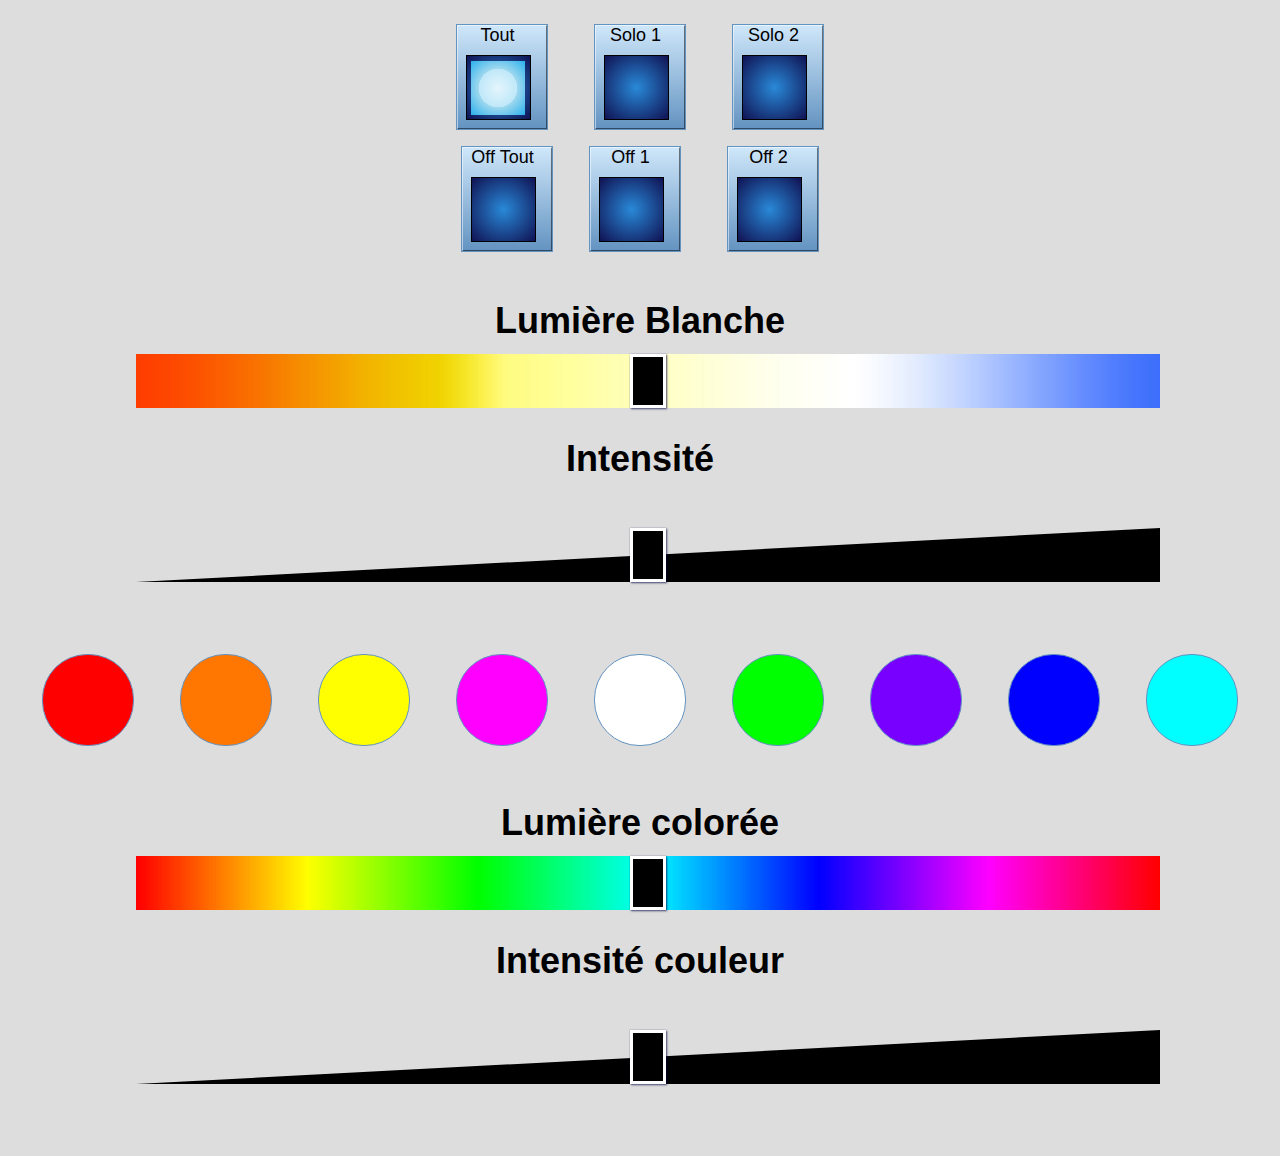
<file: Master/http/index.html>
<html><head>
<meta  name="viewport" http-equiv="content-type" content="text/html; initial-scale=1.0; maximum-scale=1.0; user-scalable=0; charset=windows-1252">

<script language="javascript"> 

function toHex(n) {
  var hex = n.toString(16);
  while (hex.length < 2) {hex = "0" + hex; }
  return hex;
}
var rgb=""
function White(){
	var Wrange,Hrange, h, p ;
	
	Hrange = document.getElementById("Temperature");
	Wrange = document.getElementById("Pwhite");
	
	h=Hrange.value/100;
	p=Wrange.value/100;
	
	var r, g, b,w;
	
	// mini chaud 255&G=95&B=0&W=255
	
	//neutre 255 172 64
	//255 255 255

	if(h<(1/2))
	{
		console.log("step1");
		r=1;
		g=(95/255)+((77/255)*2*h);
		b=h;	
	}
	else if(h<=(2/2))
	{
		console.log("step2");
		r=1;
		g=(172/255)+((83/255)*(2*(h-0.5)));
		b=h;	
	}
	
	r=Math.round(p*r*255);
	g=Math.round(p*g*255);
	b=Math.round(p*b*255);
	w=Math.round(p*255);
	
	//var rgbHex=toHex(127+r/2)+toHex(127+g/2)+toHex(127+b/2);
	var rgb="R="+r+"&G="+g+"&B="+b+"&W="+w;
	
	console.log(r+" "+g+" "+b+" ");
	//console.log(rgb);
	
	//document.getElementById("fond").style.backgroundColor = rgbHex;
	return  rgb;
}

function Color(){

	var Crange,Hrange, h, l, s ;
	
	Crange = document.getElementById("Pcolor");
	Hrange = document.getElementById("Hue");
	
	h=Hrange.value/100;
	l=Crange.value/200;
	
	s=1; // saturation maximale
	
    var r, g, b;
    var rHSV, gHSV, bHSV;

	var hue2rgb = function hue2rgb(p, q, t){
		if(t < 0) t += 1;
		if(t > 1) t -= 1;
		if(t < 1/6) return p + (q - p) * 6 * t;
		if(t < 1/2) return q;
		if(t < 2/3) return p + (q - p) * (2/3 - t) * 6;
		return p;
	}

	var q = l < 0.5 ? l * (1 + s) : l + s - l * s;
	var p = 2 * l - q;
	rHSV = hue2rgb(p, q, h + 1/3);
	gHSV = hue2rgb(p, q, h);
	bHSV = hue2rgb(p, q, h - 1/3);
  
	
	rHSV=Math.round(rHSV*255);
	gHSV=Math.round(gHSV*255);
	bHSV=Math.round(bHSV*255);
	
	
	var rgbHex=toHex(rHSV)+toHex(gHSV)+toHex(bHSV);
	
	var rgbHSV="W=0&R="+rHSV+"&G="+gHSV+"&B="+bHSV;
	
	//console.log(r+" "+g+" "+b+" "+l+" "+w+" "+diviseur+ " "+rgbHex);
	//console.log(rgbHSV);
	
	//document.getElementById("fond").style.backgroundColor = rgbHex;
	return  rgbHSV;
}
function UnCheck()
{
	var Bpreset = document.getElementById("RRouge");
	if (Bpreset.checked)Bpreset.checked=false;
	else
	{
		Bpreset = document.getElementById("ROrange");
		if (Bpreset.checked) Bpreset.checked=false;
		else
		{
			Bpreset = document.getElementById("RJaune");
			if (Bpreset.checked) Bpreset.checked=false;
			else
			{
				Bpreset = document.getElementById("RVert");
				if (Bpreset.checked) Bpreset.checked=false;
				else
				{
					Bpreset = document.getElementById("RCyan");
					if (Bpreset.checked) Bpreset.checked=false;
					else
					{
						Bpreset = document.getElementById("RBleu");
						if (Bpreset.checked) Bpreset.checked=false;
						else
						{
							Bpreset = document.getElementById("RViolet");
							if (Bpreset.checked) Bpreset.checked=false;
							else
							{
								Bpreset = document.getElementById("RRose");
								if (Bpreset.checked) Bpreset.checked=false;
								else
								{
									Bpreset = document.getElementById("RBlanc");
									if (Bpreset.checked) Bpreset.checked=false;
								}
							}
						}
					}
				}
			}
		}
	}
}

 function loadXML(type) 
	{ 
		var xmlhttp;
		if (window.XMLHttpRequest)   
		{   
			xmlhttp=new XMLHttpRequest();   
		} 
		else   
		{   
			xmlhttp=new ActiveXObject("Microsoft.XMLHTTP");   
		} 
		var Crange,Hrange,Wrange,Trange;
		Crange = document.getElementById("Pcolor");
		Hrange = document.getElementById("Hue");
		Wrange = document.getElementById("Pwhite");
		Trange = document.getElementById("Temperature");
		
		
		if (type == 1) // blanc
		{ 
			Crange.value=Wrange.value;
			
			W= Wrange.value*255/100;
			W=Math.round(W);
			
			rgb=White();
			UnCheck();
		}
		else if (type == 2) // couleur
		{
			Wrange.value=Crange.value;
			W=0
			
			rgb=Color();
			UnCheck();
		}
		else if (type == 3) // preset
		{
			Crange.value=100;
			Wrange.value=100;
			
			var Bpreset = document.getElementById("RRouge");
			if (Bpreset.checked)
			{
				rgb="R=255&G=0&B=0&W=0";
				Hrange.value=0;
			}
			else
			{
				Bpreset = document.getElementById("ROrange");
				if (Bpreset.checked)
				{
					rgb="R=255&G=64&B=0&W=0";
					Hrange.value=11;
				}
				else
				{
					Bpreset = document.getElementById("RJaune");
					if (Bpreset.checked)
					{
						rgb="R=255&G=128&B=0&W=0";
						Hrange.value=22;
					}
					else
					{
						Bpreset = document.getElementById("RVert");
						if (Bpreset.checked)
						{
							rgb="R=0&G=255&B=0&W=0";
							Hrange.value=33;
						}
						else
						{
							Bpreset = document.getElementById("RCyan");
							if (Bpreset.checked)
							{
								rgb="R=0&G=255&B=255&W=0";
								Hrange.value=55;
							}
							else
							{
								Bpreset = document.getElementById("RBleu");
								if (Bpreset.checked)
								{
									rgb="R=0&G=0&B=255&W=0";
									Hrange.value=67;
								}
								else
								{
									Bpreset = document.getElementById("RViolet");
									if (Bpreset.checked)
									{
										rgb="R=255&G=0&B=255&W=0";
										Hrange.value=78;
									}
									else
									{
										Bpreset = document.getElementById("RRose");
										if (Bpreset.checked)
										{
											rgb="R=255&G=0&B=128&W=0";
											Hrange.value=89;
										}
										else
										{
											Bpreset = document.getElementById("RBlanc");
											if (Bpreset.checked)
											{
												rgb="R=255&G=255&B=255&W=255";
												Trange.value=50;
											}
										}
									}
								}
							}
						}
					}
				}
			}
		}
		else
		{
			
		}
		
		
		
		var Rnode = document.getElementById("R1");
		var node ="";
		if (Rnode.checked)
			node="&Node=1";
		else
		{
			Rnode = document.getElementById("R2");
			if (Rnode.checked)
				node="&Node=2";
		}	
		
		var node1_on ="";
		var node2_on ="";
		var Ron = document.getElementById("CTOUT");
		if (Ron.checked)
		{
			node1_on="&Off1=1";
			node2_on="&Off2=1";
		}
		
		var Ron1 = document.getElementById("C1");
		if (Ron1.checked)
			node1_on="&Off1=1";
		
		var Ron2 = document.getElementById("C2");
		
		if (Ron2.checked)
			node2_on="&Off2=1";
	
		xmlhttp.open("GET","Rainbow.lua?"+rgb+node+node1_on+node2_on ,true); xmlhttp.send(); 
		
	} 
</script> 

<style>

input[type=range].slider {
  -webkit-appearance: none;
  width: 80vw;
  margin: -4vh 10vw;
}
input[type=range].slider:focus {
  outline: none;
  
}
input[type=range].slider::-webkit-slider-runnable-track {
  width: 100%;
  height: 6vh;
  cursor: pointer;
  //box-shadow: 1px 1px 1px #000000, 0px 0px 1px #0d0d0d;
 
  background: transparent;
  //background: #68afff;
  background-color: rgba(0, 0, 255, 0);
  
}
input[type=range].slider::-webkit-slider-thumb {
  box-shadow: 0.8px 0.8px 1.9px rgba(0, 0, 62, 0.67), 0px 0px 0.8px rgba(0, 0, 88, 0.67);
  border: 0.4vh solid rgba(255, 255, 255,255);
  height:  6vh;
  width:  4vh;
  //border-radius:  1vh;
  background: #000000;
  cursor: pointer;
  -webkit-appearance: none;
  margin-top: 0px;
}
input[type=range].slider:focus::-webkit-slider-runnable-track {
  //background: #82bdff;
  background: transparent;
}
input[type=range].slider::-moz-range-track {
  width: 100%;
  height: 6vh;
  cursor: pointer;
  box-shadow: 1px 1px 1px #000000, 0px 0px 1px #0d0d0d;
  background: #68afff;
  //border-radius: 1vh;
  border: 0px solid #000100;
}
input[type=range].slider::-moz-range-thumb {
  box-shadow: 0.8px 0.8px 1.9px rgba(0, 0, 62, 0.67), 0px 0px 0.8px rgba(0, 0, 88, 0.67);
  border: 1.9px solid rgba(0, 30, 0, 0.57);
  height:  6vh;
  width:  2vh;
  //border-radius:  1vh;
  background: #007bff;
  cursor: pointer;
}
input[type=range].slider::-ms-track {
  width: 100%;
  height: 6vh;
  cursor: pointer;
  background: transparent;
  border-color: transparent;
  color: transparent;
}
input[type=range].slider::-ms-fill-lower {
  background: #4ea1ff;
  border: 0px solid #000100;
  border-radius:  1vh;
  box-shadow: 1px 1px 1px #000000, 0px 0px 1px #0d0d0d;
}
input[type=range].slider::-ms-fill-upper {
  background: #68afff;
  border: 0px solid #000100;
  border-radius:  1vh;
  box-shadow: 1px 1px 1px #000000, 0px 0px 1px #0d0d0d;
}
input[type=range].slider::-ms-thumb {
  box-shadow: 0.8px 0.8px 1.9px rgba(0, 0, 62, 0.67), 0px 0px 0.8px rgba(0, 0, 88, 0.67);
  border: 1.9px solid rgba(0, 30, 0, 0.57);
  width: 2vh;
  border-radius: 1vh;
  background: #007bff;
  cursor: pointer;
  height: 6vh;
}
input[type=range].slider:focus::-ms-fill-lower {
  background: #68afff;
  background: transparent;
}
input[type=range].slider:focus::-ms-fill-upper {
  background: #82bdff;
  background: transparent;
}

body{
	 min-height:416px;
	 
	 //width: 99vw;
	font: 4vh Arial, Verdana, Geneva, sans-serif;
	background: #dddddd;
	text-align: center;
}
.Onglet {
	font-size: 5vh;
	align: left;
	width: 33.333vw;
	height: 10vh;
	background-color:#2c362f;
	-moz-border-radius:1vh;
	-webkit-border-radius:1vh;
	border-radius:1vh;
	border:1px solid #808080;
	cursor:pointer;
	color:#ffffff;
	padding:0px 0px;
	position:absolute;
	top:0px;
	margin: -1vh 0vw 1vh;
	text-decoration:none;
	text-shadow:0px 1px 0px #2f6627;
}
.Onglet:hover {
	background-color:#000000;
}

#O1{
	left:0vw;
}
#O2{
	left:33.333vw;
}
#O3{
	left:66.666vw;
}
.Onglet:active {
}

.button {
  background: #cfe7fa;
  background: -moz-linear-gradient(top,  #cfe7fa 0%, #6393c1 100%);
  background: -webkit-gradient(linear, left top, left bottom, color-stop(0%,#cfe7fa), color-stop(100%,#6393c1));
  background: -webkit-linear-gradient(top,  #cfe7fa 0%,#6393c1 100%);
  background: -o-linear-gradient(top,  #cfe7fa 0%,#6393c1 100%);
  background: -ms-linear-gradient(top,  #cfe7fa 0%,#6393c1 100%);
  background: linear-gradient(top,  #cfe7fa 0%,#6393c1 100%);
  border: 1px solid #6393c1;
 
  //-webkit-border-radius: 1vh;
  //border-radius: 3vh;
  -webkit-box-shadow: inset 1px 1px 0px rgba(255, 255, 255, .5), inset -1px -1px 0px rgba(0, 0, 0, .5);
  box-shadow: inset 1px 1px 0px rgba(255, 255, 255, .5), inset -1px -1px 0px rgba(0, 0, 0, .5);
  cursor: pointer;
  display: inline-block;
  font: 2vh Arial, Verdana, Geneva, sans-serif;
  line-height: -2vh;
  margin: 0vh 2vh 0vh 2vh;
  padding-right: 1vh;
  width: 9vh;
}

.button:hover .inner {
  opacity: .5;
}

.button input {
  display: none;
}

.button input:checked + .outer .inner {
  opacity: 1;
}

.button .outer {
  background: #2989d8;
  background: -moz-radial-gradient(center, ellipse cover,  #2989d8 0%, #101354 99%);
  background: -webkit-gradient(radial, center center, 0px, center center, 100%, color-stop(0%,#2989d8), color-stop(99%,#101354));
  background: -webkit-radial-gradient(center, ellipse cover,  #2989d8 0%,#101354 99%);
  background: -o-radial-gradient(center, ellipse cover,  #2989d8 0%,#101354 99%);
  background: -ms-radial-gradient(center, ellipse cover,  #2989d8 0%,#101354 99%);
  background: radial-gradient(center, ellipse cover,  #2989d8 0%,#101354 99%);
  border: 1px solid black;
  -moz-border-radius: 10vh;
  //-webkit-border-radius: 1vh;
  //border-radius: 10vh;
  display: block;
  float: left;
  margin: 1vh 1vh 1vh 1vh;
  height: 7vh;
  width: 7vh;
}

.button .inner {
  background: #e4f5fc;
  background: -moz-radial-gradient(center, ellipse cover,  #e4f5fc 0%, #bfe8f9 50%, #9fd8ef 51%, #2ab0ed 100%);
  background: -webkit-gradient(radial, center center, 0px, center center, 100%, color-stop(0%,#e4f5fc), color-stop(50%,#bfe8f9), color-stop(51%,#9fd8ef), color-stop(100%,#2ab0ed));
  background: -webkit-radial-gradient(center, ellipse cover,  #e4f5fc 0%,#bfe8f9 50%,#9fd8ef 51%,#2ab0ed 100%);
  background: -o-radial-gradient(center, ellipse cover,  #e4f5fc 0%,#bfe8f9 50%,#9fd8ef 51%,#2ab0ed 100%);
  background: -ms-radial-gradient(center, ellipse cover,  #e4f5fc 0%,#bfe8f9 50%,#9fd8ef 51%,#2ab0ed 100%);
  background: radial-gradient(center, ellipse cover,  #e4f5fc 0%,#bfe8f9 50%,#9fd8ef 51%,#2ab0ed 100%);
  //-moz-border-radius: 10vh;
  //-webkit-border-radius: 10vh;
  //border-radius: 10vh;
  display: block;
  
  margin: 0.5vh;
  opacity: 0;
  -moz-transition: opacity .5s;
  -webkit-transition: opacity .5s;
  -o-transition: opacity .5s;
  transition: opacity .5s;
  height: 6vh;
  width: 6vh;
}

.buttonC {
  background: #cfe7fa;

  border: 1px solid #6393c1;
 
  cursor: pointer;
  display: inline-block;
  
  margin: 0vh 2vh 0vh 2vh;
  width: 10vh;
  height: 10vh;
  border-radius: 5vh;
}

#Rouge { background: #ff0000;}
#Orange { background: #ff7700;}
#Jaune { background: #ffff00;}
#Vert { background: #00ff00;}
#Cyan { background: #00ffff;}
#Bleu { background: #0000ff;}
#Violet { background: #7700ff;}
#Rose { background: #ff00ff;}
#Blanc { background: #ffffff;}



.buttonC:hover .inner {
  opacity: .5;
}

.buttonC input {
  display: none;
}

.buttonC input:checked + .outer .inner {
  opacity: 1;
}

.buttonC .inner {
  background: #ffffff;
  display: block;
  
  margin: 1vh 1vh;
  opacity: 0;
  -moz-transition: opacity .5s;
  -webkit-transition: opacity .5s;
  -o-transition: opacity .5s;
  transition: opacity .5s;
  height: 4vh;
  width: 4vh;
  border-radius: 4vh;

  
    //border-top: 6vh solid transparent;
    border-right: 2vh solid black;
    border-top: 2vh solid black;
    border-bottom: 2vh solid black;
    border-left: 2vh solid black;

}

#curseur{
	//position:absolute;
	//top:8vh;
	
	position:relative;
	margin: 0vh 0vw 8vh 0vw;
}

#Hue {
	background: url('chroma.png');
	background-size: contain;  
}
#Temperature {
	background: url('temperature.png');
	background-size: contain;  
}
#Pwhite, #Pcolor {
	height: 0px;
	background-size: 6vh 80vw;
	margin: -3vh 10vw;
}

#right {
    width: 10vw;
    height: 0px;
    border-top: 6vh solid transparent;
    border-right: 80vw solid black;
}

</style>
	</head>
	<body id="fond" onload="setTimeout(function() { window.scrollTo(0, 1) }, 100);">
		
		
		<div>
		<!--
			<div>
				<input type="button" class="Onglet" id="O1" value="Color" 	onclick="self.location.href='index.html'" 		href="index.html"/>
				<input type="button" class="Onglet" id="O2"  value="Selector" onclick="self.location.href='Selector.lua'" 	href="Selector.html"/>
				<input type="button" class="Onglet" id="O3"  value="White" 	onclick="self.location.href='White.html'"  		href="White.html"/>
			</div>
			-->
            <div class="row">
                <label class="button" id="Ball">
                    <input type="radio" name="button" id="Rall"  onchange="loadXML()" checked="true" />
                    Tout
                    <span class="outer"><span class="inner"></span></span>
                </label>
                <label class="button" id="B1">
                    <input type="radio" name="button" id="R1" />
                    Solo 1
                    <span class="outer"><span class="inner"></span></span>
                </label>
                <label class="button" id="B2">
                    <input type="radio" name="button" id="R2" />
                    Solo 2
                    <span class="outer"><span class="inner"></span></span>
                </label>
                
            </div>		
			<div class="row">
				<label class="button" id="BCTOUT">
					<input type="checkbox" name="button" id="CTOUT"  onchange="loadXML()" />
					Off Tout
					<span class="outer"><span class="inner"></span></span>
				</label><label class="button" id="BC1">
					<input type="checkbox" name="button" id="C1"  onchange="loadXML()" />
					Off 1
					<span class="outer"><span class="inner"></span></span>
				</label>
				<label class="button" id="BC2">
					<input type="checkbox" name="button" id="C2"  onchange="loadXML()" />
					Off 2
					<span class="outer"><span class="inner"></span></span>
				</label>
			</div>
			 <div class="row" id="curseur">
				<h4>Lumi�re Blanche</h4>
				<input type="range" name="points"  onmousemove="White()" onchange="loadXML(1)" value="50" min="0" max="100" class="slider" id="Temperature" >
			
				<h4>Intensit�</h4>
				<div id="right">	</div>
				<input type="range" name="points" id="Pwhite" onmousemove="White()" onchange="loadXML(1)"  value="55" min="10" max="100" class="slider" >
				
				
				
			</div>
			
			<div class="row">
				<label class="buttonC" id="Rouge">
                    <input type="radio" name="couleur" id="RRouge"  onchange="loadXML(3)"/>
						<span class="inner" id="IRouge"></span>
                </label>
				<label class="buttonC" id="Orange">
                    <input type="radio" name="couleur" id="ROrange"  onchange="loadXML(3)"/>
						<span class="inner"></span>
                </label>
				<label class="buttonC" id="Jaune">
                    <input type="radio" name="couleur" id="RJaune"  onchange="loadXML(3)"/>
                   <span class="inner"></span>
                </label>
                <label class="buttonC" id="Rose">
                    <input type="radio" name="couleur" id="RRose"  onchange="loadXML(3)"/>
                   <span class="inner"></span>
                </label>
				<label class="buttonC" id="Blanc">
                    <input type="radio" name="couleur" id="RBlanc" onchange="loadXML(3)" />
                   <span class="inner"></span>
                </label>
				 <label class="buttonC" id="Vert">
                    <input type="radio" name="couleur" id="RVert"  onchange="loadXML(3)"/>
                    <span class="inner"></span>
                </label>
				<label class="buttonC" id="Violet">
                    <input type="radio" name="couleur" id="RViolet"  onchange="loadXML(3)"/>
                   <span class="inner"></span>
                </label>
                <label class="buttonC" id="Bleu">
                    <input type="radio" name="couleur" id="RBleu"  onchange="loadXML(3)"/>
                   <span class="inner"></span>
                </label>
                <label class="buttonC" id="Cyan">
                    <input type="radio" name="couleur" id="RCyan" onchange="loadXML(3)" />
                    <span class="inner"></span>
                </label>
               
				
            </div>
			
			<div class="row" id="curseur">
				<h4>Lumi�re color�e</h4>
				<input type="range" name="points"  onmousemove="Color()" onchange="loadXML(2)" value="50" min="0" max="100" class="slider" id="Hue" >
			
				<h4>Intensit� couleur</h4>
				<div id="right">	</div>
				<input type="range" name="points" id="Pcolor" onmousemove="Color()" onchange="loadXML(2)" value="55" min="10" max="100" class="slider" >
				
			</div>
			
			
          
			
		
		
		</div> 

			
	</body>

</html>
</file>
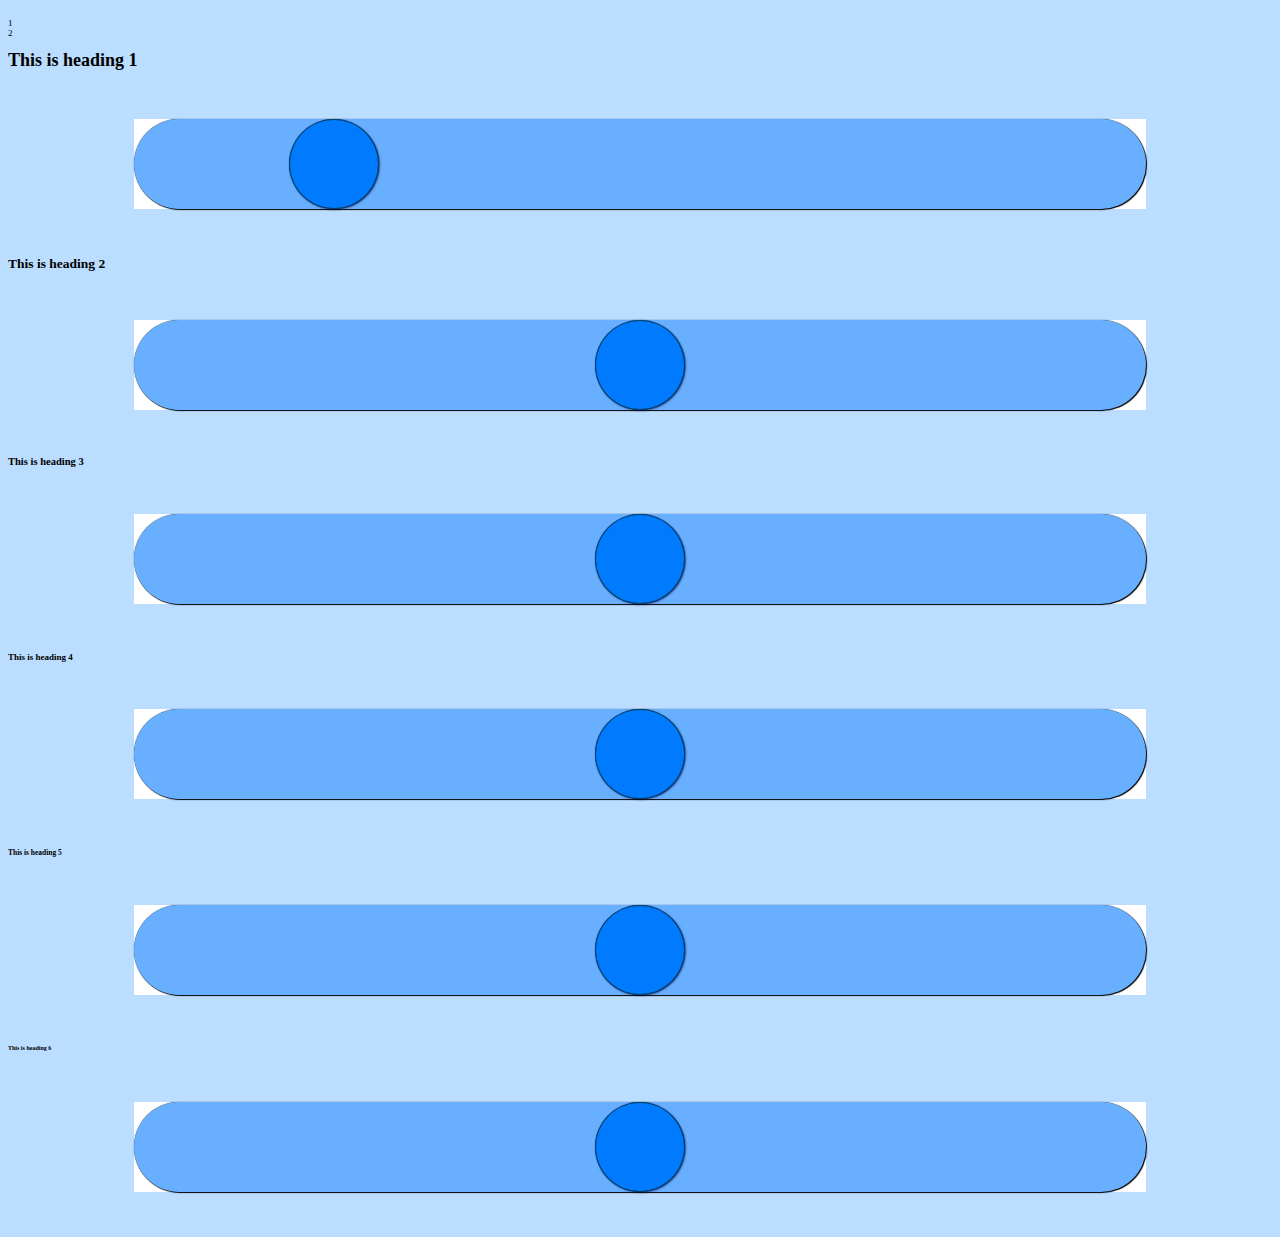
<file: Master/http/range2.htm>
<html><head>
<meta http-equiv="content-type" content="text/html; charset=windows-1252"><script language="javascript"> 


function loadXML(type,value) 
	{ 
		var xmlhttp; 
		if (window.XMLHttpRequest)   
		{   
			xmlhttp=new XMLHttpRequest();   
			//xmlhttp="192.168.1.1";
		} 
		else   
		{   
			xmlhttp=new ActiveXObject("Microsoft.XMLHTTP");   
		} 
		xmlhttp.open("GET",type+"="+ value+",",true); xmlhttp.send(); 
	} 
</script> 

<style>
input[type=range].slider {
  -webkit-appearance: none;
  width: 80%;
  margin: 4vh 10%;
}
input[type=range].slider:focus {
  outline: none;
}
input[type=range].slider::-webkit-slider-runnable-track {
  width: 100%;
  height: 10vh;
  cursor: pointer;
  box-shadow: 1px 1px 1px #000000, 0px 0px 1px #0d0d0d;
  background: #68afff;
  border-radius: 50px;
  border: 0px solid #000100;
}
input[type=range].slider::-webkit-slider-thumb {
  box-shadow: 0.8px 0.8px 1.9px rgba(0, 0, 62, 0.67), 0px 0px 0.8px rgba(0, 0, 88, 0.67);
  border: 1.9px solid rgba(0, 30, 0, 0.57);
  height:  10vh;
  width:  10vh;
  border-radius:  10vh;
  background: #007bff;
  cursor: pointer;
  -webkit-appearance: none;
  margin-top: 0px;
}
input[type=range].slider:focus::-webkit-slider-runnable-track {
  background: #82bdff;
}
input[type=range].slider::-moz-range-track {
  width: 100%;
  height: 10vh;
  cursor: pointer;
  box-shadow: 1px 1px 1px #000000, 0px 0px 1px #0d0d0d;
  background: #68afff;
  border-radius: 5vh;
  border: 0px solid #000100;
}
input[type=range].slider::-moz-range-thumb {
  box-shadow: 0.8px 0.8px 1.9px rgba(0, 0, 62, 0.67), 0px 0px 0.8px rgba(0, 0, 88, 0.67);
  border: 1.9px solid rgba(0, 30, 0, 0.57);
  height:  10vh;
  width:  10vh;
  border-radius:  10vh;
  background: #007bff;
  cursor: pointer;
}
input[type=range].slider::-ms-track {
  width: 100%;
  height: 10vh;
  cursor: pointer;
  background: transparent;
  border-color: transparent;
  color: transparent;
}
input[type=range].slider::-ms-fill-lower {
  background: #4ea1ff;
  border: 0px solid #000100;
  border-radius:  5vh;
  box-shadow: 1px 1px 1px #000000, 0px 0px 1px #0d0d0d;
}
input[type=range].slider::-ms-fill-upper {
  background: #68afff;
  border: 0px solid #000100;
  border-radius:  10vh;
  box-shadow: 1px 1px 1px #000000, 0px 0px 1px #0d0d0d;
}
input[type=range].slider::-ms-thumb {
  box-shadow: 0.8px 0.8px 1.9px rgba(0, 0, 62, 0.67), 0px 0px 0.8px rgba(0, 0, 88, 0.67);
  border: 1.9px solid rgba(0, 30, 0, 0.57);
  width: 10vh;
  border-radius: 10vh;
  background: #007bff;
  cursor: pointer;
  height: 10vh;
}
input[type=range].slider:focus::-ms-fill-lower {
  background: #68afff;
}
input[type=range].slider:focus::-ms-fill-upper {
  background: #82bdff;
}
body{

	font-size: 1vh;
	background: #bbddff;
}


</style>

</head><body>
<br>1
<br>2
<h1>This is heading 1</h1>
 <p>
 <input name="html5shim-0" id="html5shim-0" min="1" max="144" step="1" title="�tendue : 1 � 255 avec les augmentations de 10" onclick="loadXML('led',value)" value="25" type="range" class="slider" width="104" height="142" >


<h2>This is heading 2</h2>
 <p>
<input type="range" name="points" id="points" onclick="loadXML('couleur',value)" value="50" min="0" max="100" class="slider" >

 
<h3>This is heading 3</h3>
  <p>
<input type="range" name="points" id="points" onclick="loadXML('Valeur',value)" value="50" min="0" max="100" class="slider" >
  
  
<h4>This is heading 4</h4>
  <p>
<input type="range" name="points" id="points" onclick="loadXML('mode',value)" value="50" min="0" max="100" class="slider" >

	
<h5>This is heading 5</h5>
  <p>
<input type="range" name="points" id="points" onclick="loadXML('temperature',value)" value="50" min="0" max="100" class="slider" >
<h6>This is heading 6</h6>
  <p>
<input type="range" name="points" id="points" onclick="loadXML('bright',value)" value="50" min="0" max="100" class="slider" >


</body>

</html>
</file>
